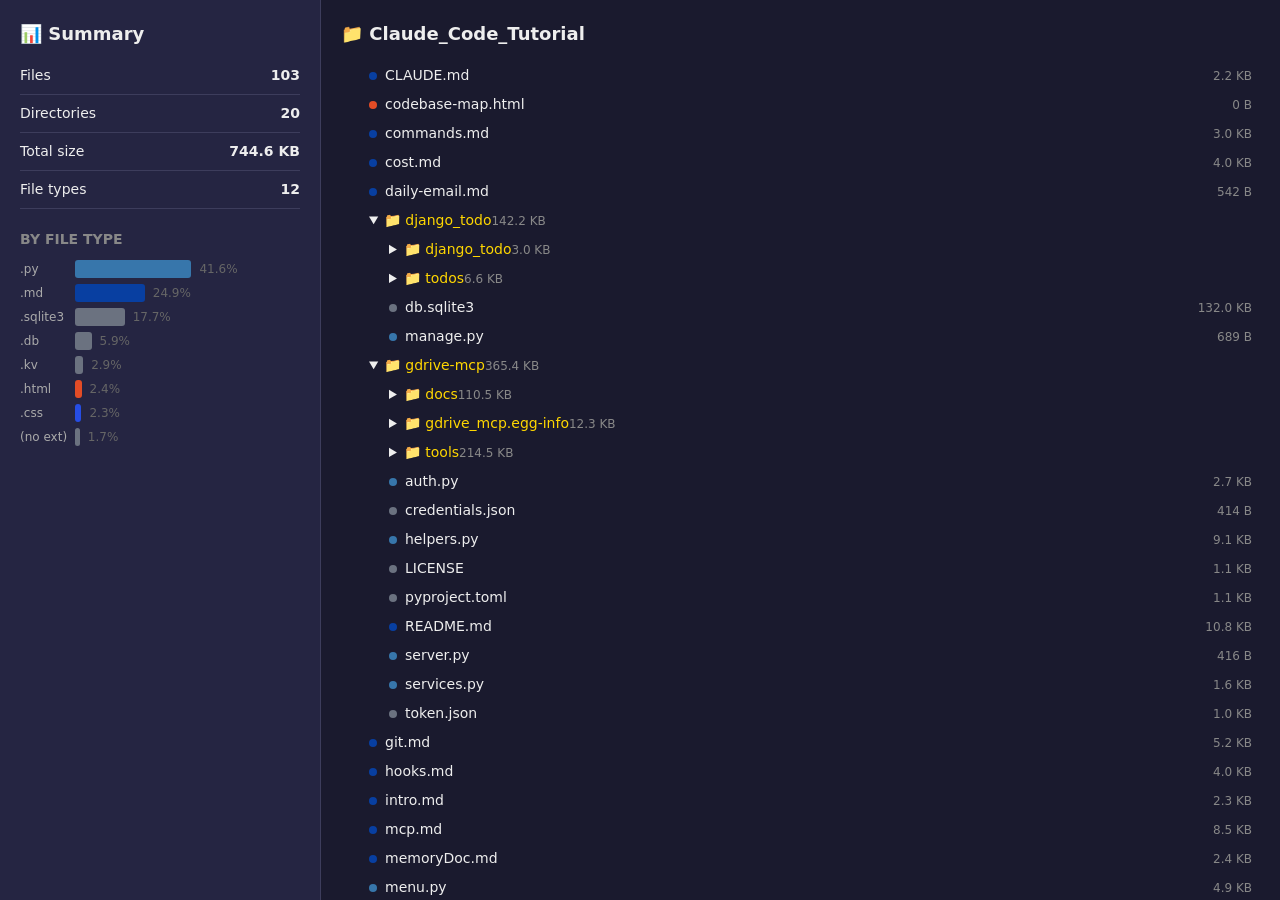
<file: codebase-map.html>
<!DOCTYPE html>
<html><head>
  <meta charset="utf-8"><title>Codebase Explorer</title>
  <style>
    body { font: 14px/1.5 system-ui, sans-serif; margin: 0; background: #1a1a2e; color: #eee; }
    .container { display: flex; height: 100vh; }
    .sidebar { width: 280px; background: #252542; padding: 20px; border-right: 1px solid #3d3d5c; overflow-y: auto; flex-shrink: 0; }
    .main { flex: 1; padding: 20px; overflow-y: auto; }
    h1 { margin: 0 0 10px 0; font-size: 18px; }
    h2 { margin: 20px 0 10px 0; font-size: 14px; color: #888; text-transform: uppercase; }
    .stat { display: flex; justify-content: space-between; padding: 8px 0; border-bottom: 1px solid #3d3d5c; }
    .stat-value { font-weight: bold; }
    .bar-row { display: flex; align-items: center; margin: 6px 0; }
    .bar-label { width: 55px; font-size: 12px; color: #aaa; }
    .bar { height: 18px; border-radius: 3px; }
    .bar-pct { margin-left: 8px; font-size: 12px; color: #666; }
    .tree { list-style: none; padding-left: 20px; }
    details { cursor: pointer; }
    summary { padding: 4px 8px; border-radius: 4px; }
    summary:hover { background: #2d2d44; }
    .folder { color: #ffd700; }
    .file { display: flex; align-items: center; padding: 4px 8px; border-radius: 4px; }
    .file:hover { background: #2d2d44; }
    .size { color: #888; margin-left: auto; font-size: 12px; }
    .dot { width: 8px; height: 8px; border-radius: 50%; margin-right: 8px; }
  </style>
</head><body>
  <div class="container">
    <div class="sidebar">
      <h1>📊 Summary</h1>
      <div class="stat"><span>Files</span><span class="stat-value">103</span></div>
      <div class="stat"><span>Directories</span><span class="stat-value">20</span></div>
      <div class="stat"><span>Total size</span><span class="stat-value">744.6 KB</span></div>
      <div class="stat"><span>File types</span><span class="stat-value">12</span></div>
      <h2>By file type</h2>
      <div class="bar-row"><span class="bar-label">.py</span><div class="bar" style="width:41.57960724243481%;background:#3776ab"></div><span class="bar-pct">41.6%</span></div><div class="bar-row"><span class="bar-label">.md</span><div class="bar" style="width:24.92032849577577%;background:#083fa1"></div><span class="bar-pct">24.9%</span></div><div class="bar-row"><span class="bar-label">.sqlite3</span><div class="bar" style="width:17.726811330009205%;background:#6b7280"></div><span class="bar-pct">17.7%</span></div><div class="bar-row"><span class="bar-label">.db</span><div class="bar" style="width:5.908937110003069%;background:#6b7280"></div><span class="bar-pct">5.9%</span></div><div class="bar-row"><span class="bar-label">.kv</span><div class="bar" style="width:2.918403265023488%;background:#6b7280"></div><span class="bar-pct">2.9%</span></div><div class="bar-row"><span class="bar-label">.html</span><div class="bar" style="width:2.3591945506002574%;background:#e34c26"></div><span class="bar-pct">2.4%</span></div><div class="bar-row"><span class="bar-label">.css</span><div class="bar" style="width:2.3048998958696716%;background:#264de4"></div><span class="bar-pct">2.3%</span></div><div class="bar-row"><span class="bar-label">(no ext)</span><div class="bar" style="width:1.7164455099369709%;background:#6b7280"></div><span class="bar-pct">1.7%</span></div>
    </div>
    <div class="main">
      <h1>📁 Claude_Code_Tutorial</h1>
      <ul class="tree" id="root"></ul>
    </div>
  </div>
  <script>
    const data = {"name": "Claude_Code_Tutorial", "children": [{"name": "CLAUDE.md", "size": 2266, "ext": ".md"}, {"name": "codebase-map.html", "size": 0, "ext": ".html"}, {"name": "commands.md", "size": 3104, "ext": ".md"}, {"name": "cost.md", "size": 4097, "ext": ".md"}, {"name": "daily-email.md", "size": 542, "ext": ".md"}, {"name": "django_todo", "children": [{"name": "db.sqlite3", "size": 135168, "ext": ".sqlite3"}, {"name": "django_todo", "children": [{"name": "__init__.py", "size": 0, "ext": ".py"}, {"name": "asgi.py", "size": 415, "ext": ".py"}, {"name": "settings.py", "size": 2120, "ext": ".py"}, {"name": "urls.py", "size": 94, "ext": ".py"}, {"name": "wsgi.py", "size": 415, "ext": ".py"}], "size": 3044}, {"name": "manage.py", "size": 689, "ext": ".py"}, {"name": "todos", "children": [{"name": "__init__.py", "size": 0, "ext": ".py"}, {"name": "apps.py", "size": 90, "ext": ".py"}, {"name": "db.py", "size": 2108, "ext": ".py"}, {"name": "migrations", "children": [{"name": "__init__.py", "size": 0, "ext": ".py"}], "size": 0}, {"name": "models.py", "size": 92, "ext": ".py"}, {"name": "templates", "children": [{"name": "todos", "children": [{"name": "add.html", "size": 415, "ext": ".html"}, {"name": "base.html", "size": 993, "ext": ".html"}, {"name": "edit.html", "size": 405, "ext": ".html"}, {"name": "index.html", "size": 1213, "ext": ".html"}], "size": 3026}], "size": 3026}, {"name": "tests.py", "size": 63, "ext": ".py"}, {"name": "urls.py", "size": 321, "ext": ".py"}, {"name": "views.py", "size": 1034, "ext": ".py"}], "size": 6734}], "size": 145635}, {"name": "gdrive-mcp", "children": [{"name": "auth.py", "size": 2719, "ext": ".py"}, {"name": "credentials.json", "size": 414, "ext": ".json"}, {"name": "docs", "children": [{"name": "plans", "children": [{"name": "2026-02-27-gmail-calendar-docs-enhancement-design.md", "size": 13121, "ext": ".md"}, {"name": "2026-02-27-implementation-plan.md", "size": 99996, "ext": ".md"}], "size": 113117}], "size": 113117}, {"name": "gdrive_mcp.egg-info", "children": [{"name": "dependency_links.txt", "size": 1, "ext": ".txt"}, {"name": "PKG-INFO", "size": 11997, "ext": "(no ext)"}, {"name": "requires.txt", "size": 122, "ext": ".txt"}, {"name": "SOURCES.txt", "size": 409, "ext": ".txt"}, {"name": "top_level.txt", "size": 35, "ext": ".txt"}], "size": 12564}, {"name": "helpers.py", "size": 9361, "ext": ".py"}, {"name": "LICENSE", "size": 1091, "ext": "(no ext)"}, {"name": "pyproject.toml", "size": 1080, "ext": ".toml"}, {"name": "README.md", "size": 11064, "ext": ".md"}, {"name": "server.py", "size": 416, "ext": ".py"}, {"name": "services.py", "size": 1639, "ext": ".py"}, {"name": "token.json", "size": 1066, "ext": ".json"}, {"name": "tools", "children": [{"name": "__init__.py", "size": 434, "ext": ".py"}, {"name": "calendar.py", "size": 27851, "ext": ".py"}, {"name": "comments.py", "size": 4633, "ext": ".py"}, {"name": "docs.py", "size": 44391, "ext": ".py"}, {"name": "drive.py", "size": 29985, "ext": ".py"}, {"name": "gmail.py", "size": 20366, "ext": ".py"}, {"name": "management.py", "size": 12080, "ext": ".py"}, {"name": "scripts.py", "size": 20923, "ext": ".py"}, {"name": "sheets.py", "size": 25425, "ext": ".py"}, {"name": "slides.py", "size": 33590, "ext": ".py"}], "size": 219678}], "size": 374209}, {"name": "git.md", "size": 5360, "ext": ".md"}, {"name": "hooks.md", "size": 4046, "ext": ".md"}, {"name": "intro.md", "size": 2347, "ext": ".md"}, {"name": "mcp.md", "size": 8737, "ext": ".md"}, {"name": "memoryDoc.md", "size": 2456, "ext": ".md"}, {"name": "menu.py", "size": 5028, "ext": ".py"}, {"name": "overview.md", "size": 7315, "ext": ".md"}, {"name": "sdk.md", "size": 498, "ext": ".md"}, {"name": "sdk_files_example.py", "size": 356, "ext": ".py"}, {"name": "sdk_todos_example.py", "size": 393, "ext": ".py"}, {"name": "setup.md", "size": 2855, "ext": ".md"}, {"name": "skills.md", "size": 2359, "ext": ".md"}, {"name": "StatusLine.md", "size": 589, "ext": ".md"}, {"name": "StatusLine.py", "size": 810, "ext": ".py"}, {"name": "sub-agents.md", "size": 5835, "ext": ".md"}, {"name": "sub_agents.md", "size": 4243, "ext": ".md"}, {"name": "tips.md", "size": 2704, "ext": ".md"}, {"name": "todo_cli.py", "size": 10423, "ext": ".py"}, {"name": "todo_flask", "children": [{"name": "app.py", "size": 4216, "ext": ".py"}, {"name": "static", "children": [{"name": "style.css", "size": 10349, "ext": ".css"}], "size": 10349}, {"name": "templates", "children": [{"name": "add.html", "size": 1364, "ext": ".html"}, {"name": "base.html", "size": 667, "ext": ".html"}, {"name": "edit.html", "size": 1569, "ext": ".html"}, {"name": "index.html", "size": 3766, "ext": ".html"}], "size": 7366}, {"name": "todos.db", "size": 12288, "ext": ".db"}], "size": 34219}, {"name": "todo_kivy", "children": [{"name": "BUILD.md", "size": 4155, "ext": ".md"}, {"name": "buildozer.spec", "size": 1184, "ext": ".spec"}, {"name": "db.py", "size": 8912, "ext": ".py"}, {"name": "main.py", "size": 1188, "ext": ".py"}, {"name": "screens", "children": [{"name": "__init__.py", "size": 0, "ext": ".py"}, {"name": "categories.kv", "size": 3478, "ext": ".kv"}, {"name": "categories.py", "size": 6583, "ext": ".py"}, {"name": "settings.kv", "size": 6096, "ext": ".kv"}, {"name": "settings.py", "size": 3344, "ext": ".py"}, {"name": "task_form.kv", "size": 6054, "ext": ".kv"}, {"name": "task_form.py", "size": 8419, "ext": ".py"}, {"name": "task_list.kv", "size": 6625, "ext": ".kv"}, {"name": "task_list.py", "size": 7305, "ext": ".py"}], "size": 47904}, {"name": "settings_store.py", "size": 676, "ext": ".py"}, {"name": "tests", "children": [{"name": "test_db.py", "size": 10862, "ext": ".py"}], "size": 10862}], "size": 74881}, {"name": "todos.db", "size": 12288, "ext": ".db"}, {"name": "todos.md", "size": 305, "ext": ".md"}, {"name": "todos_list", "children": [{"name": "app.py", "size": 7278, "ext": ".py"}, {"name": "MEMORY.md", "size": 1035, "ext": ".md"}, {"name": "static", "children": [{"name": "style.css", "size": 7226, "ext": ".css"}], "size": 7226}, {"name": "templates", "children": [{"name": "base.html", "size": 302, "ext": ".html"}, {"name": "create.html", "size": 1525, "ext": ".html"}, {"name": "delete.html", "size": 954, "ext": ".html"}, {"name": "edit.html", "size": 1489, "ext": ".html"}, {"name": "index.html", "size": 3327, "ext": ".html"}], "size": 7597}, {"name": "todos.db", "size": 20480, "ext": ".db"}], "size": 43616}, {"name": "vs-code.md", "size": 433, "ext": ".md"}, {"name": "web.md", "size": 557, "ext": ".md"}], "size": 762506};
    const colors = {".js": "#f7df1e", ".ts": "#3178c6", ".py": "#3776ab", ".go": "#00add8", ".rs": "#dea584", ".rb": "#cc342d", ".css": "#264de4", ".html": "#e34c26", ".json": "#6b7280", ".md": "#083fa1", ".yaml": "#cb171e", ".yml": "#cb171e", ".mdx": "#083fa1", ".tsx": "#3178c6", ".jsx": "#61dafb", ".sh": "#4eaa25"};
    function fmt(b) { if (b < 1024) return b + ' B'; if (b < 1048576) return (b/1024).toFixed(1) + ' KB'; return (b/1048576).toFixed(1) + ' MB'; }
    function render(node, parent) {
      if (node.children) {
        const det = document.createElement('details');
        det.open = parent === document.getElementById('root');
        det.innerHTML = `<summary><span class="folder">📁 ${node.name}</span><span class="size">${fmt(node.size)}</span></summary>`;
        const ul = document.createElement('ul'); ul.className = 'tree';
        node.children.sort((a,b) => (b.children?1:0)-(a.children?1:0) || a.name.localeCompare(b.name));
        node.children.forEach(c => render(c, ul));
        det.appendChild(ul);
        const li = document.createElement('li'); li.appendChild(det); parent.appendChild(li);
      } else {
        const li = document.createElement('li'); li.className = 'file';
        li.innerHTML = `<span class="dot" style="background:${colors[node.ext]||'#6b7280'}"></span>${node.name}<span class="size">${fmt(node.size)}</span>`;
        parent.appendChild(li);
      }
    }
    data.children.forEach(c => render(c, document.getElementById('root')));
  </script>
</body></html>
</file>
